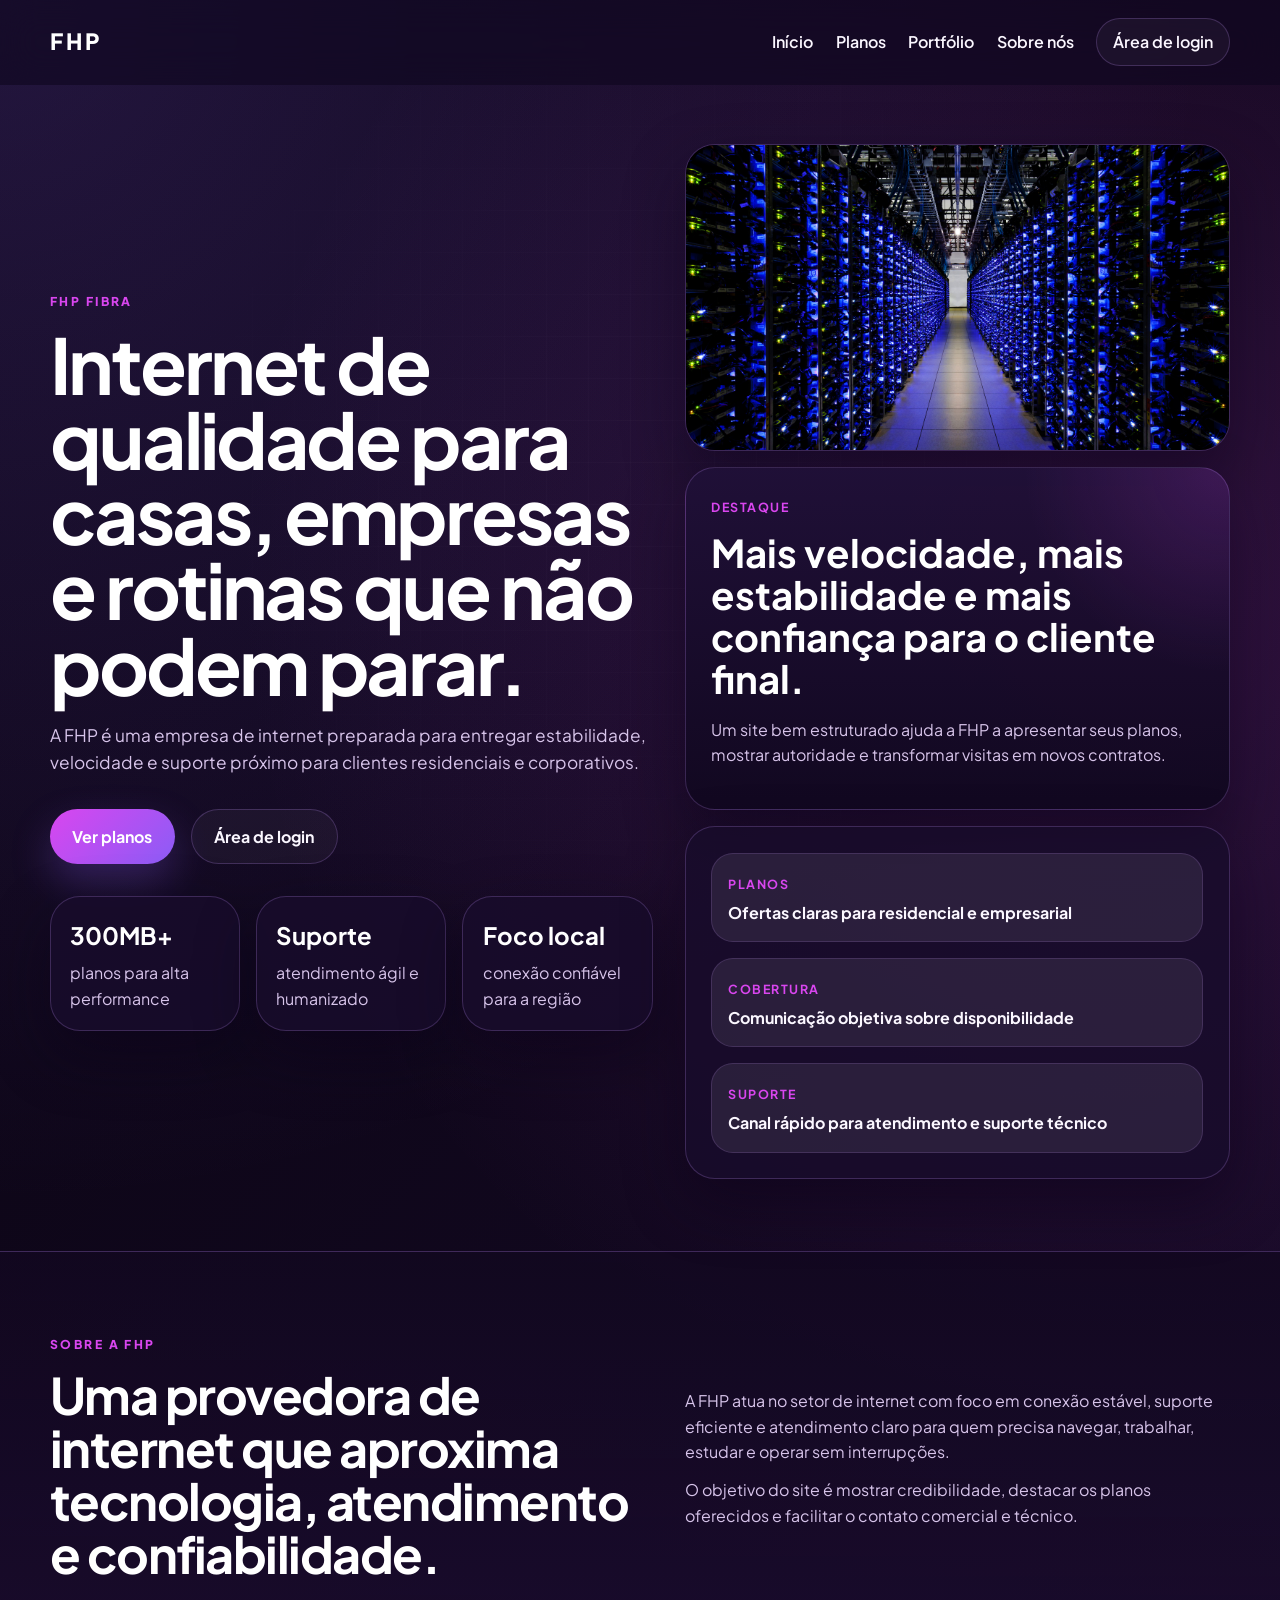
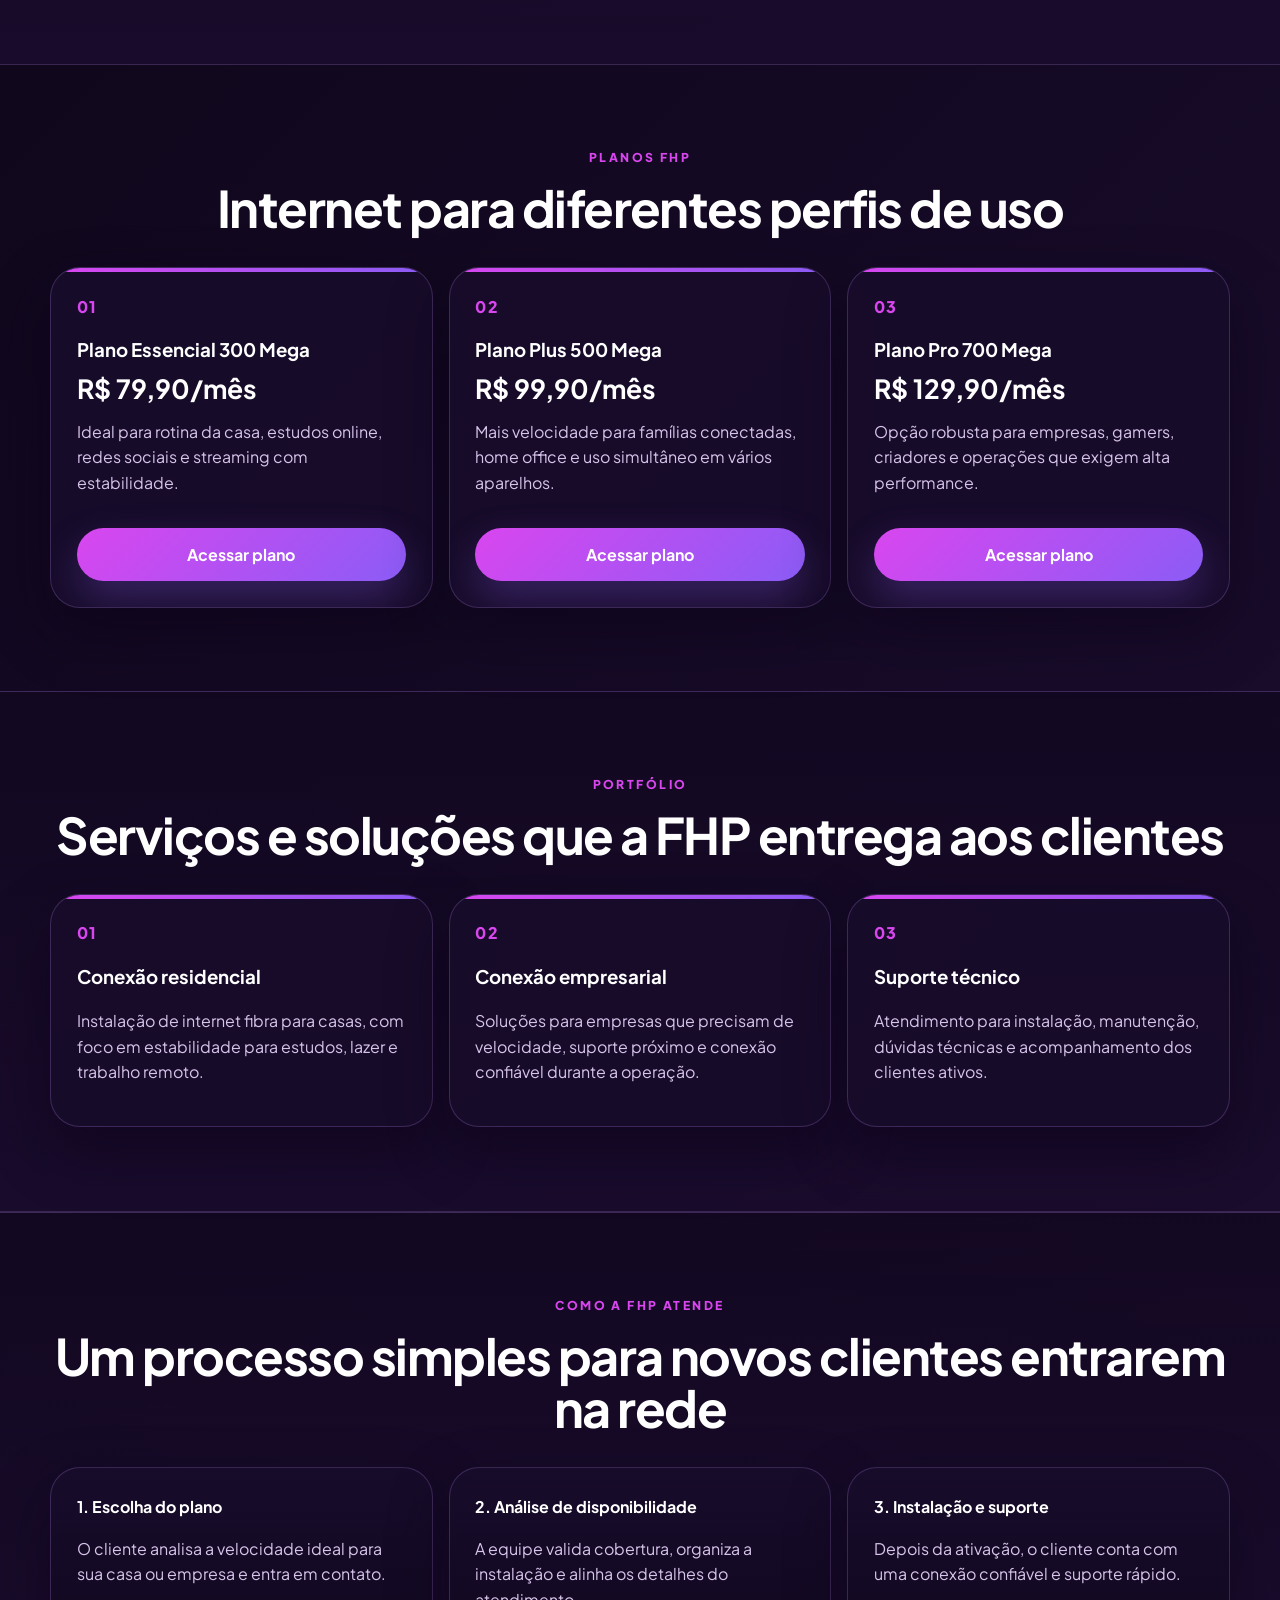
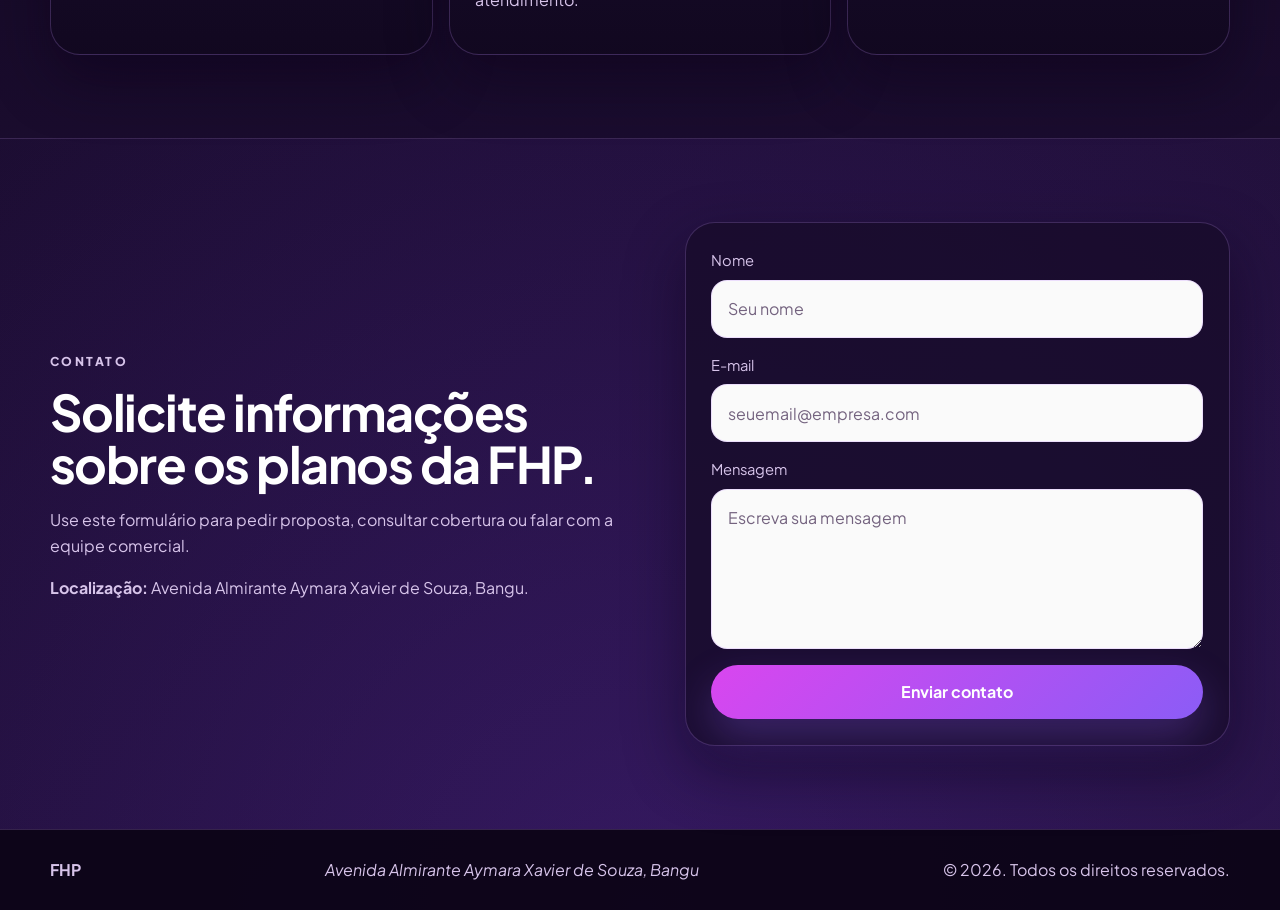
<file: index.html>
<!DOCTYPE html>
<html lang="pt-BR">
<head>
    <meta charset="utf-8">
    <meta http-equiv="X-UA-Compatible" content="IE=edge">
    <meta name="viewport" content="width=device-width, initial-scale=1">
    <title>FHP Fibra | Conexão com velocidade e suporte</title>
    <meta name="description" content="Site institucional da FHP Fibra com apresentação da empresa, planos de internet e canal de contato para novos clientes.">
    <link rel="stylesheet" href="style.css">
</head>
<body>
    <header class="site-header" id="siteHeader">
        <div class="container header-content">
            <a class="brand" href="#inicio">FHP</a>
            <nav class="main-nav" aria-label="Navegação principal">
                <a href="#inicio">Início</a>
                <a href="#planos">Planos</a>
                <a href="#portfolio">Portfólio</a>
                <a href="#sobre">Sobre nós</a>
                <a class="nav-login" href="area-login.html">Área de login</a>
            </nav>
        </div>
    </header>

    <main>
        <section class="hero" id="inicio">
            <div class="container hero-grid">
                <div class="hero-copy">
                    <p class="eyebrow">FHP Fibra</p>
                    <h1>Internet de qualidade para casas, empresas e rotinas que não podem parar.</h1>
                    <p class="hero-text">
                        A FHP é uma empresa de internet preparada para entregar estabilidade, velocidade
                        e suporte próximo para clientes residenciais e corporativos.
                    </p>
                    <div class="hero-actions">
                        <a class="button-primary" href="#planos">Ver planos</a>
                        <a class="button-secondary" href="area-login.html">Área de login</a>
                    </div>
                    <div class="hero-metrics">
                        <div>
                            <strong>300MB+</strong>
                            <span>planos para alta performance</span>
                        </div>
                        <div>
                            <strong>Suporte</strong>
                            <span>atendimento ágil e humanizado</span>
                        </div>
                        <div>
                            <strong>Foco local</strong>
                            <span>conexão confiável para a região</span>
                        </div>
                    </div>
                </div>

                <div class="hero-panel">
                    <img
                        class="data-center-photo"
                        src="./images/data-center-servers.jpg"
                        alt="Corredor de servidores em data center com luzes azuis"
                    >
                    <div class="panel-card panel-highlight">
                        <span class="panel-label">Destaque</span>
                        <h2>Mais velocidade, mais estabilidade e mais confiança para o cliente final.</h2>
                        <p>
                            Um site bem estruturado ajuda a FHP a apresentar seus planos, mostrar autoridade e transformar visitas em novos contratos.
                        </p>
                    </div>
                    <div class="panel-card panel-stack">
                        <div>
                            <span class="mini-label">Planos</span>
                            <strong>Ofertas claras para residencial e empresarial</strong>
                        </div>
                        <div>
                            <span class="mini-label">Cobertura</span>
                            <strong>Comunicação objetiva sobre disponibilidade</strong>
                        </div>
                        <div>
                            <span class="mini-label">Suporte</span>
                            <strong>Canal rápido para atendimento e suporte técnico</strong>
                        </div>
                    </div>
                </div>
            </div>
        </section>

        <section class="section section-dark" id="sobre">
            <div class="container section-grid">
                <div>
                    <p class="eyebrow">Sobre a FHP</p>
                    <h2 class="section-title">Uma provedora de internet que aproxima tecnologia, atendimento e confiabilidade.</h2>
                </div>
                <div class="about-copy">
                    <p>
                        A FHP atua no setor de internet com foco em conexão estável, suporte eficiente
                        e atendimento claro para quem precisa navegar, trabalhar, estudar e operar sem interrupções.
                    </p>
                    <p>
                        O objetivo do site é mostrar credibilidade, destacar os planos oferecidos e facilitar o contato comercial e técnico.
                    </p>
                </div>
            </div>
        </section>

        <section class="section" id="planos">
            <div class="container">
                <p class="eyebrow center">Planos FHP</p>
                <h2 class="section-title center">Internet para diferentes perfis de uso</h2>
                <div class="services-grid">
                    <article class="service-card">
                        <span class="service-number">01</span>
                        <h3>Plano Essencial 300 Mega</h3>
                        <strong class="plan-price">R$ 79,90/mês</strong>
                        <p>Ideal para rotina da casa, estudos online, redes sociais e streaming com estabilidade.</p>
                        <a class="button-primary plan-button" href="https://wa.me/5521985356957?text=Tenho%20interesse%20no%20Plano%20Essencial%20300%20Mega" target="_blank" rel="noopener noreferrer">Acessar plano</a>
                    </article>
                    <article class="service-card">
                        <span class="service-number">02</span>
                        <h3>Plano Plus 500 Mega</h3>
                        <strong class="plan-price">R$ 99,90/mês</strong>
                        <p>Mais velocidade para famílias conectadas, home office e uso simultâneo em vários aparelhos.</p>
                        <a class="button-primary plan-button" href="https://wa.me/5521985356957?text=Tenho%20interesse%20no%20Plano%20Plus%20500%20Mega" target="_blank" rel="noopener noreferrer">Acessar plano</a>
                    </article>
                    <article class="service-card">
                        <span class="service-number">03</span>
                        <h3>Plano Pro 700 Mega</h3>
                        <strong class="plan-price">R$ 129,90/mês</strong>
                        <p>Opção robusta para empresas, gamers, criadores e operações que exigem alta performance.</p>
                        <a class="button-primary plan-button" href="https://wa.me/5521985356957?text=Tenho%20interesse%20no%20Plano%20Pro%20700%20Mega" target="_blank" rel="noopener noreferrer">Acessar plano</a>
                    </article>
                </div>
            </div>
        </section>

        <section class="section section-dark" id="portfolio">
            <div class="container">
                <p class="eyebrow center">Portfólio</p>
                <h2 class="section-title center">Serviços e soluções que a FHP entrega aos clientes</h2>
                <div class="services-grid">
                    <article class="service-card">
                        <span class="service-number">01</span>
                        <h3>Conexão residencial</h3>
                        <p>Instalação de internet fibra para casas, com foco em estabilidade para estudos, lazer e trabalho remoto.</p>
                    </article>
                    <article class="service-card">
                        <span class="service-number">02</span>
                        <h3>Conexão empresarial</h3>
                        <p>Soluções para empresas que precisam de velocidade, suporte próximo e conexão confiável durante a operação.</p>
                    </article>
                    <article class="service-card">
                        <span class="service-number">03</span>
                        <h3>Suporte técnico</h3>
                        <p>Atendimento para instalação, manutenção, dúvidas técnicas e acompanhamento dos clientes ativos.</p>
                    </article>
                </div>
            </div>
        </section>

        <section class="section section-dark" id="processo">
            <div class="container">
                <p class="eyebrow center">Como a FHP atende</p>
                <h2 class="section-title center">Um processo simples para novos clientes entrarem na rede</h2>
                <div class="steps-grid">
                    <article class="step-card">
                        <strong>1. Escolha do plano</strong>
                        <p>O cliente analisa a velocidade ideal para sua casa ou empresa e entra em contato.</p>
                    </article>
                    <article class="step-card">
                        <strong>2. Análise de disponibilidade</strong>
                        <p>A equipe valida cobertura, organiza a instalação e alinha os detalhes do atendimento.</p>
                    </article>
                    <article class="step-card">
                        <strong>3. Instalação e suporte</strong>
                        <p>Depois da ativação, o cliente conta com uma conexão confiável e suporte rápido.</p>
                    </article>
                </div>
            </div>
        </section>

        <section class="section" id="contato">
            <div class="container contact-wrap">
                <div class="contact-copy">
                    <p class="eyebrow">Contato</p>
                    <h2 class="section-title">Solicite informações sobre os planos da FHP.</h2>
                    <p>
                        Use este formulário para pedir proposta, consultar cobertura ou falar com a equipe comercial.
                    </p>
                    <p class="location-line">
                        <strong>Localização:</strong> Avenida Almirante Aymara Xavier de Souza, Bangu.
                    </p>
                </div>

                <form class="contact-card">
                    <label>
                        <span>Nome</span>
                        <input type="text" name="nome" placeholder="Seu nome" required>
                    </label>
                    <label>
                        <span>E-mail</span>
                        <input type="email" name="email" placeholder="seuemail@empresa.com" required>
                    </label>
                    <label>
                        <span>Mensagem</span>
                        <textarea name="mensagem" rows="5" placeholder="Escreva sua mensagem" required></textarea>
                    </label>
                    <button type="submit" class="button-primary">Enviar contato</button>
                </form>
            </div>
        </section>
    </main>

    <footer class="site-footer">
        <div class="container footer-content">
            <strong>FHP</strong>
            <address class="footer-address">Avenida Almirante Aymara Xavier de Souza, Bangu</address>
            <span>&copy; 2026. Todos os direitos reservados.</span>
        </div>
    </footer>

    <script>
        const header = document.getElementById("siteHeader");

        function updateHeaderState() {
            header.classList.toggle("is-scrolled", window.scrollY > 16);
        }

        updateHeaderState();
        window.addEventListener("scroll", updateHeaderState, { passive: true });
    </script>
</body>
</html>
</file>
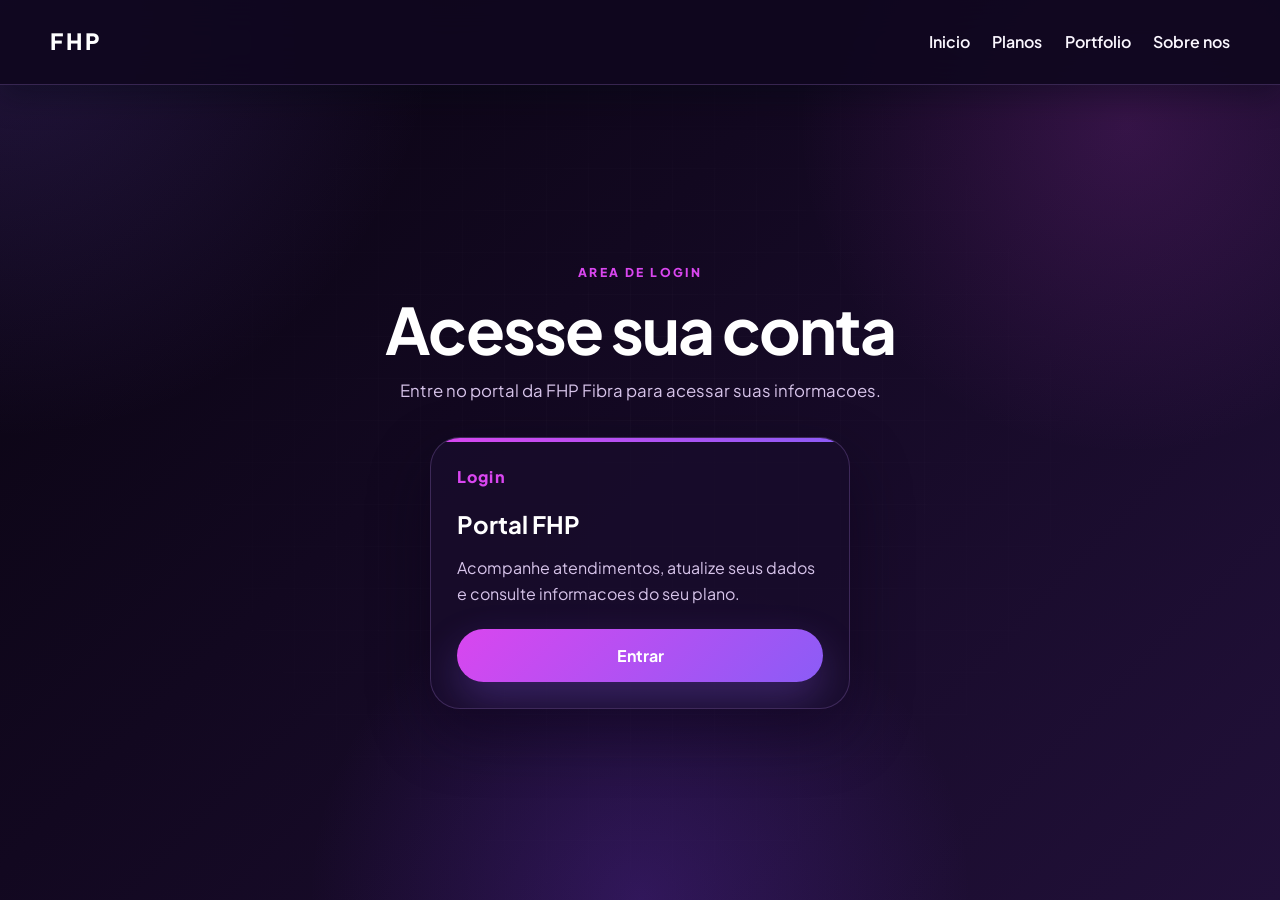
<file: area-login.html>
<!DOCTYPE html>
<html lang="pt-BR">
<head>
    <meta charset="utf-8">
    <meta http-equiv="X-UA-Compatible" content="IE=edge">
    <meta name="viewport" content="width=device-width, initial-scale=1">
    <title>Area de Login | FHP Fibra</title>
    <link rel="stylesheet" href="style.css">
</head>
<body>
    <header class="site-header is-scrolled">
        <div class="container header-content">
            <a class="brand" href="index.html">FHP</a>
            <nav class="main-nav" aria-label="Navegacao principal">
                <a href="index.html#inicio">Inicio</a>
                <a href="index.html#planos">Planos</a>
                <a href="index.html#portfolio">Portfolio</a>
                <a href="index.html#sobre">Sobre nos</a>
            </nav>
        </div>
    </header>

    <main>
        <section class="hero login-page-hero">
            <div class="container">
                <p class="eyebrow center">Area de login</p>
                <h1 class="login-page-title">Acesse sua conta</h1>
                <p class="login-page-text">
                    Entre no portal da FHP Fibra para acessar suas informacoes.
                </p>

                <div class="login-grid">
                    <article class="login-card">
                        <span class="service-number">Login</span>
                        <h2>Portal FHP</h2>
                        <p>Acompanhe atendimentos, atualize seus dados e consulte informacoes do seu plano.</p>
                        <a class="button-primary" href="sistema-desktop.html">Entrar</a>
                    </article>
                </div>
            </div>
        </section>
    </main>
</body>
</html>
</file>
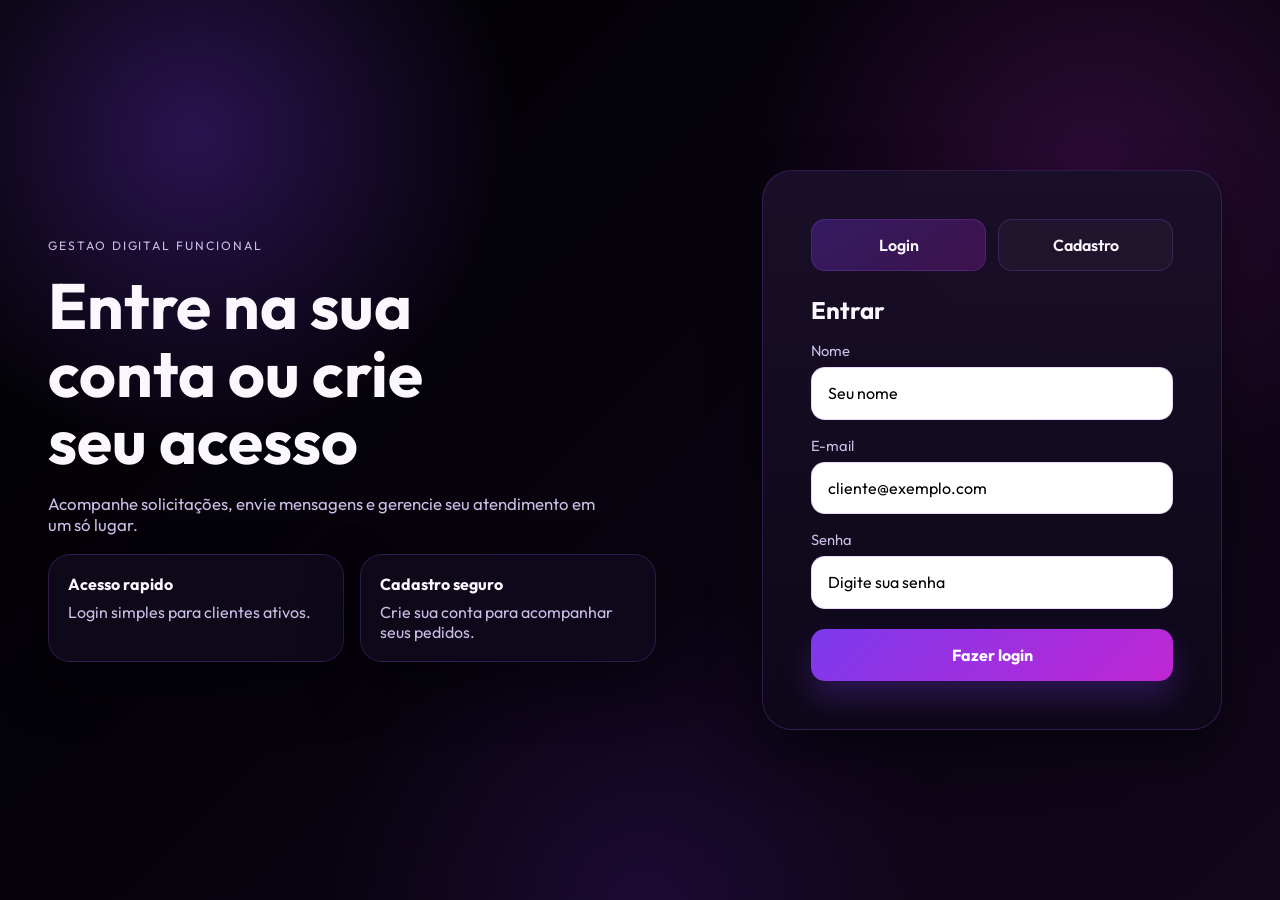
<file: sistema-desktop.html>
<!DOCTYPE html>
<html lang="pt-BR">
<head>
    <meta charset="utf-8">
    <meta http-equiv="X-UA-Compatible" content="IE=edge">
    <meta name="viewport" content="width=device-width, initial-scale=1">
    <title>Login do Cliente | Gestão Digital Funcional</title>
    <link rel="stylesheet" href="css/sistema-desktop.css">
</head>
<body>
    <main class="auth-shell">
        <section class="auth-hero">
            <p class="eyebrow">Gestao Digital Funcional</p>
            <h1>Entre na sua conta ou crie seu acesso</h1>
            <p class="auth-copy">
                Acompanhe solicitações, envie mensagens e gerencie seu atendimento em um só lugar.
            </p>

            <div class="auth-highlights">
                <div class="highlight-card">
                    <strong>Acesso rapido</strong>
                    <span>Login simples para clientes ativos.</span>
                </div>
                <div class="highlight-card">
                    <strong>Cadastro seguro</strong>
                    <span>Crie sua conta para acompanhar seus pedidos.</span>
                </div>
            </div>
        </section>

        <section class="auth-panel">
            <div class="tabs" aria-label="Opcoes de acesso">
                <button class="tab-button is-active" type="button" data-tab-target="login-form">Login</button>
                <button class="tab-button" type="button" data-tab-target="cadastro-form">Cadastro</button>
            </div>

            <form id="login-form" class="auth-form is-active">
                <h2>Entrar</h2>
                <label>
                    <span>Nome</span>
                    <input type="text" name="nome" placeholder="Seu nome" required>
                </label>
                <label>
                    <span>E-mail</span>
                    <input type="email" name="email" placeholder="cliente@exemplo.com" required>
                </label>
                <label>
                    <span>Senha</span>
                    <input type="password" name="senha" placeholder="Digite sua senha" required>
                </label>
                <button class="button-primary" type="submit">Fazer login</button>
            </form>

            <form id="cadastro-form" class="auth-form">
                <h2>Criar conta</h2>
                <label>
                    <span>Nome completo</span>
                    <input type="text" name="nome" placeholder="Seu nome" required>
                </label>
                <label>
                    <span>E-mail</span>
                    <input type="email" name="email" placeholder="cliente@exemplo.com" required>
                </label>
                <label>
                    <span>Senha</span>
                    <input type="password" name="senha" placeholder="Crie uma senha" required>
                </label>
                <button class="button-primary" type="submit">Cadastrar</button>
            </form>
        </section>
    </main>

    <script>
        const tabButtons = document.querySelectorAll(".tab-button");
        const forms = document.querySelectorAll(".auth-form");
        const loginForm = document.getElementById("login-form");
        const cadastroForm = document.getElementById("cadastro-form");

        tabButtons.forEach((button) => {
            button.addEventListener("click", () => {
                const targetId = button.dataset.tabTarget;

                tabButtons.forEach((item) => item.classList.remove("is-active"));
                forms.forEach((form) => form.classList.remove("is-active"));

                button.classList.add("is-active");
                document.getElementById(targetId).classList.add("is-active");
            });
        });

        loginForm.addEventListener("submit", (event) => {
            event.preventDefault();
            const formData = new FormData(loginForm);
            const clientData = {
                nome: String(formData.get("nome") || "").trim(),
                email: String(formData.get("email") || "").trim()
            };

            localStorage.setItem("clienteDados", JSON.stringify(clientData));
            window.location.href = "index.html";
        });

        cadastroForm.addEventListener("submit", (event) => {
            event.preventDefault();
            const formData = new FormData(cadastroForm);
            const clientData = {
                nome: String(formData.get("nome") || "").trim(),
                email: String(formData.get("email") || "").trim()
            };

            localStorage.setItem("clienteDados", JSON.stringify(clientData));
            window.location.href = "index.html";
        });
    </script>
</body>
</html>
</file>
<file: style.css>
@import url("https://fonts.googleapis.com/css2?family=Plus+Jakarta+Sans:wght@400;500;600;700;800&display=swap");

:root {
    --bg: #10071f;
    --surface: rgba(24, 12, 43, 0.84);
    --surface-light: rgba(255, 255, 255, 0.08);
    --card-border: rgba(196, 147, 255, 0.22);
    --text: #fbf7ff;
    --text-muted: #d7c4ea;
    --title: #ffffff;
    --primary: #8b5cf6;
    --accent: #d946ef;
    --shadow: 0 24px 60px rgba(10, 3, 22, 0.48);
    --radius-lg: 30px;
    --radius-md: 22px;
    --radius-sm: 16px;
    --max-width: 1180px;
}

* {
    box-sizing: border-box;
}

html {
    scroll-behavior: smooth;
}

body {
    margin: 0;
    font-family: "Plus Jakarta Sans", sans-serif;
    color: var(--text);
    background:
        radial-gradient(circle at top left, rgba(139, 92, 246, 0.2), transparent 28%),
        radial-gradient(circle at 88% 14%, rgba(217, 70, 239, 0.16), transparent 24%),
        radial-gradient(circle at 50% 100%, rgba(124, 58, 237, 0.24), transparent 30%),
        linear-gradient(135deg, #090410 0%, #120820 40%, #211039 100%);
    line-height: 1.6;
    overflow-x: hidden;
}

body::before {
    content: "";
    position: fixed;
    inset: 0;
    z-index: -1;
    background-image:
        linear-gradient(rgba(255, 255, 255, 0.025) 1px, transparent 1px),
        linear-gradient(90deg, rgba(255, 255, 255, 0.025) 1px, transparent 1px);
    background-size: 42px 42px;
    mask-image: radial-gradient(circle at center, rgba(0, 0, 0, 0.8), transparent 78%);
    pointer-events: none;
}

a,
button,
input,
textarea {
    font: inherit;
}

img {
    display: block;
    max-width: 100%;
}

.container {
    width: min(100% - 3rem, var(--max-width));
    margin-inline: auto;
}

.site-header {
    position: fixed;
    inset: 0 0 auto;
    z-index: 1000;
    background: rgba(16, 7, 31, 0.62);
    border-bottom: 1px solid transparent;
    backdrop-filter: blur(18px);
    transition: background-color 0.25s ease, border-color 0.25s ease, box-shadow 0.25s ease;
}

.site-header.is-scrolled {
    background: rgba(16, 7, 31, 0.92);
    border-color: var(--card-border);
    box-shadow: 0 12px 30px rgba(2, 9, 17, 0.35);
}

.header-content {
    min-height: 84px;
    display: flex;
    align-items: center;
    justify-content: space-between;
    gap: 1rem;
}

.brand {
    color: var(--title);
    text-decoration: none;
    font-size: 1.4rem;
    font-weight: 800;
    letter-spacing: 0.14em;
}

.main-nav {
    display: flex;
    align-items: center;
    gap: 1.4rem;
}

.main-nav a {
    color: var(--text);
    text-decoration: none;
    font-weight: 600;
    transition: color 0.2s ease;
}

.main-nav a:hover,
.main-nav a:focus-visible {
    color: var(--accent);
}

.main-nav .nav-login {
    padding: 0.65rem 1rem;
    border: 1px solid var(--card-border);
    border-radius: 999px;
    background: rgba(255, 255, 255, 0.04);
}

.hero {
    padding: 9rem 0 4.5rem;
}

.hero-grid,
.section-grid,
.contact-wrap {
    display: grid;
    grid-template-columns: minmax(0, 1.05fr) minmax(320px, 0.95fr);
    gap: 2rem;
    align-items: center;
}

.eyebrow {
    margin: 0 0 0.9rem;
    color: var(--accent);
    text-transform: uppercase;
    letter-spacing: 0.2em;
    font-size: 0.76rem;
    font-weight: 800;
}

.eyebrow.center,
.section-title.center {
    text-align: center;
}

.hero-copy h1,
.section-title {
    margin: 0;
}

.hero-copy h1 {
    max-width: 11ch;
    color: var(--title);
    font-size: clamp(2.8rem, 6vw, 5.3rem);
    line-height: 0.98;
    letter-spacing: -0.04em;
}

.hero-text,
.about-copy p,
.contact-copy p,
.service-card p,
.step-card p,
.panel-card p {
    color: var(--text-muted);
}

.hero-text {
    max-width: 58ch;
    font-size: 1.08rem;
    margin: 1.25rem 0 0;
}

.hero-actions {
    display: flex;
    flex-wrap: wrap;
    gap: 1rem;
    margin-top: 2rem;
}

.button-primary,
.button-secondary {
    display: inline-flex;
    align-items: center;
    justify-content: center;
    min-height: 3.35rem;
    padding: 0.85rem 1.4rem;
    border-radius: 999px;
    border: 0;
    text-decoration: none;
    font-weight: 700;
    cursor: pointer;
    transition: transform 0.2s ease;
}

.button-primary {
    color: #ffffff;
    background: linear-gradient(135deg, var(--accent), var(--primary));
    box-shadow: 0 18px 40px rgba(139, 92, 246, 0.28);
}

.button-secondary {
    color: var(--text);
    background: rgba(255, 255, 255, 0.04);
    border: 1px solid var(--card-border);
}

.button-primary:hover,
.button-primary:focus-visible,
.button-secondary:hover,
.button-secondary:focus-visible {
    transform: translateY(-2px);
}

.hero-metrics {
    display: grid;
    grid-template-columns: repeat(3, minmax(0, 1fr));
    gap: 1rem;
    margin-top: 2rem;
}

.hero-metrics div,
.panel-card,
.service-card,
.step-card,
.login-card,
.contact-card {
    background: var(--surface);
    border: 1px solid var(--card-border);
    border-radius: var(--radius-lg);
    box-shadow: var(--shadow);
}

.hero-metrics div,
.panel-card,
.service-card,
.step-card,
.login-card,
.contact-card {
    padding: 1.6rem;
}

.hero-metrics div {
    padding: 1.2rem;
}

.hero-metrics strong {
    display: block;
    color: var(--title);
    font-size: 1.5rem;
}

.hero-metrics span {
    display: block;
    margin-top: 0.35rem;
    color: var(--text-muted);
}

.hero-panel,
.panel-stack {
    display: grid;
    gap: 1rem;
}

.data-center-photo {
    width: 100%;
    aspect-ratio: 16 / 9;
    object-fit: cover;
    object-position: center;
    background: var(--surface);
    border: 1px solid var(--card-border);
    border-radius: var(--radius-lg);
    box-shadow: var(--shadow);
}

.panel-highlight {
    background:
        radial-gradient(circle at top right, rgba(217, 70, 239, 0.16), transparent 32%),
        linear-gradient(180deg, rgba(32, 16, 55, 0.98) 0%, rgba(18, 8, 32, 0.98) 100%);
}

.panel-label,
.mini-label {
    color: var(--accent);
    font-size: 0.78rem;
    font-weight: 700;
    text-transform: uppercase;
    letter-spacing: 0.12em;
}

.panel-highlight h2 {
    margin: 0.8rem 0;
    color: var(--title);
    font-size: clamp(1.8rem, 3vw, 2.5rem);
    line-height: 1.1;
}

.panel-stack div {
    padding: 1rem;
    border-radius: var(--radius-md);
    background: var(--surface-light);
    border: 1px solid rgba(196, 147, 255, 0.16);
}

.panel-stack strong {
    display: block;
    margin-top: 0.25rem;
}

.section {
    padding: 5.2rem 0;
}

.section-dark {
    background: linear-gradient(180deg, rgba(18, 8, 32, 0.84) 0%, rgba(26, 12, 45, 0.92) 100%);
    border-top: 1px solid var(--card-border);
    border-bottom: 1px solid var(--card-border);
}

.section-title {
    color: var(--title);
    font-size: clamp(2rem, 4vw, 3.15rem);
    line-height: 1.05;
    letter-spacing: -0.03em;
}

.about-copy {
    display: grid;
    gap: 0.75rem;
}

.about-copy p {
    margin: 0;
}

.services-grid,
.login-grid,
.steps-grid {
    display: grid;
    grid-template-columns: repeat(3, minmax(0, 1fr));
    gap: 1rem;
    margin-top: 2rem;
}

.service-card,
.step-card,
.login-card {
    position: relative;
    overflow: hidden;
}

.service-card::before,
.login-card::before {
    content: "";
    position: absolute;
    inset: 0 0 auto;
    height: 4px;
    background: linear-gradient(90deg, var(--accent), var(--primary));
}

.service-number {
    display: inline-flex;
    margin-bottom: 1rem;
    color: var(--accent);
    font-weight: 800;
    letter-spacing: 0.08em;
}

.service-card h3,
.login-card h2,
.login-card h3,
.step-card strong {
    display: block;
    margin: 0 0 0.7rem;
    color: var(--title);
}

.login-grid {
    grid-template-columns: minmax(0, 420px);
    justify-content: center;
}

.login-card p {
    margin: 0 0 1.4rem;
    color: var(--text-muted);
}

.login-card .button-primary,
.login-card .button-secondary {
    width: 100%;
}

.login-page-hero {
    min-height: 100vh;
    display: grid;
    align-items: center;
}

.login-page-title {
    margin: 0;
    color: var(--title);
    text-align: center;
    font-size: clamp(2.4rem, 5vw, 4.5rem);
    line-height: 1.02;
    letter-spacing: -0.03em;
}

.login-page-text {
    max-width: 560px;
    margin: 1rem auto 0;
    color: var(--text-muted);
    text-align: center;
    font-size: 1.05rem;
}

.plan-price {
    display: block;
    margin-bottom: 0.85rem;
    color: var(--title);
    font-size: 1.65rem;
    line-height: 1;
}

.plan-button {
    width: 100%;
    margin-top: 1rem;
}

.step-card {
    background: linear-gradient(180deg, rgba(24, 12, 43, 0.96) 0%, rgba(18, 8, 32, 0.97) 100%);
}

.contact-wrap {
    align-items: stretch;
}

.contact-copy {
    align-self: center;
}

.contact-card {
    display: grid;
    gap: 1rem;
}

.contact-card label {
    display: grid;
    gap: 0.45rem;
}

.contact-card span {
    color: var(--text-muted);
    font-size: 0.92rem;
}

.contact-card input,
.contact-card textarea {
    width: 100%;
    border: 1px solid rgba(196, 147, 255, 0.28);
    background: rgba(255, 255, 255, 0.98);
    color: #1f1233;
    border-radius: var(--radius-sm);
    padding: 0.95rem 1rem;
    resize: vertical;
}

.contact-card input::placeholder,
.contact-card textarea::placeholder {
    color: #74637f;
}

.contact-card input:focus,
.contact-card textarea:focus {
    outline: none;
    border-color: var(--primary);
    box-shadow: 0 0 0 4px rgba(139, 92, 246, 0.16);
}

.site-footer {
    border-top: 1px solid var(--card-border);
    background: rgba(12, 5, 23, 0.94);
}

.footer-content {
    min-height: 80px;
    display: flex;
    align-items: center;
    justify-content: space-between;
    gap: 1rem;
    color: var(--text-muted);
}

@media (max-width: 980px) {
    .hero-grid,
    .section-grid,
    .contact-wrap,
    .services-grid,
    .login-grid,
    .steps-grid {
        grid-template-columns: 1fr;
    }

    .hero-copy h1,
    .hero-text {
        max-width: none;
    }

    .hero-metrics {
        grid-template-columns: 1fr;
    }
}

@media (max-width: 760px) {
    .container {
        width: min(100% - 2rem, var(--max-width));
    }

    .header-content {
        min-height: 76px;
        flex-wrap: wrap;
        justify-content: center;
        padding: 0.7rem 0;
    }

    .main-nav {
        width: 100%;
        justify-content: center;
        flex-wrap: wrap;
        gap: 1rem;
    }

    .hero {
        padding-top: 10rem;
    }

    .hero-copy,
    .contact-copy,
    .footer-content {
        text-align: center;
    }

    .hero-actions,
    .footer-content {
        justify-content: center;
    }

    .footer-content {
        padding: 1rem 0;
        flex-direction: column;
    }
}
</file>
<file: css/sistema-desktop.css>
@import url("https://fonts.googleapis.com/css2?family=Outfit:wght@400;500;600;700;800&display=swap");

:root {
    --bg: #030104;
    --surface: rgba(16, 9, 28, 0.92);
    --surface-soft: rgba(28, 17, 44, 0.92);
    --line: rgba(168, 85, 247, 0.22);
    --text: #faf7ff;
    --text-muted: #cabee6;
    --primary: #7c3aed;
    --accent: #c026d3;
    --shadow: 0 24px 50px rgba(2, 1, 6, 0.5);
}

* {
    box-sizing: border-box;
}

body {
    margin: 0;
    min-height: 100vh;
    font-family: "Outfit", sans-serif;
    color: var(--text);
    background:
        radial-gradient(circle at 15% 15%, rgba(124, 58, 237, 0.32), transparent 24%),
        radial-gradient(circle at 85% 20%, rgba(192, 38, 211, 0.2), transparent 26%),
        radial-gradient(circle at 50% 100%, rgba(91, 33, 182, 0.2), transparent 28%),
        linear-gradient(135deg, #010101 0%, #05020a 38%, #12071b 100%);
}

.auth-shell {
    min-height: 100vh;
    display: grid;
    grid-template-columns: 1.1fr 0.9fr;
}

.auth-hero,
.auth-panel {
    padding: 3rem;
}

.auth-hero {
    display: grid;
    align-content: center;
    gap: 1.2rem;
}

.eyebrow {
    margin: 0;
    text-transform: uppercase;
    letter-spacing: 0.16em;
    font-size: 0.76rem;
    color: var(--text-muted);
}

.auth-hero h1,
.auth-form h2 {
    margin: 0;
}

.auth-hero h1 {
    font-size: clamp(2.3rem, 5vw, 4.4rem);
    line-height: 1.05;
    max-width: 10ch;
}

.auth-copy {
    margin: 0;
    max-width: 560px;
    color: var(--text-muted);
    font-size: 1.05rem;
}

.auth-highlights {
    display: grid;
    grid-template-columns: repeat(2, minmax(0, 1fr));
    gap: 1rem;
    max-width: 640px;
}

.highlight-card,
.auth-panel {
    background: var(--surface);
    border: 1px solid var(--line);
    box-shadow: var(--shadow);
}

.highlight-card {
    padding: 1.2rem;
    border-radius: 22px;
}

.highlight-card strong,
.highlight-card span {
    display: block;
}

.highlight-card span {
    margin-top: 0.45rem;
    color: var(--text-muted);
}

.auth-panel {
    align-self: center;
    width: min(100% - 2rem, 460px);
    margin-inline: auto;
    border-radius: 30px;
    background:
        linear-gradient(180deg, rgba(26, 15, 41, 0.96) 0%, rgba(13, 8, 24, 0.98) 100%);
}

.tabs {
    display: grid;
    grid-template-columns: 1fr 1fr;
    gap: 0.75rem;
    margin-bottom: 1.5rem;
}

.tab-button {
    border: 1px solid var(--line);
    background: rgba(255, 255, 255, 0.03);
    color: var(--text);
    border-radius: 14px;
    padding: 0.95rem 1rem;
    font: inherit;
    font-weight: 600;
    cursor: pointer;
}

.tab-button.is-active {
    background: linear-gradient(135deg, rgba(124, 58, 237, 0.3), rgba(192, 38, 211, 0.22));
}

.auth-form {
    display: none;
    gap: 1rem;
}

.auth-form.is-active {
    display: grid;
}

.auth-form label {
    display: grid;
    gap: 0.45rem;
}

.auth-form span {
    color: var(--text-muted);
    font-size: 0.92rem;
}

.auth-form input {
    width: 100%;
    border: 1px solid var(--line);
    background: #ffffff;
    color: #000000 !important;
    -webkit-text-fill-color: #000000;
    caret-color: #000000;
    border-radius: 14px;
    padding: 0.95rem 1rem;
    font: inherit;
}

.auth-form input::placeholder {
    color: #555555;
}

.auth-form input:focus,
.auth-form input:active,
.auth-form input:valid {
    color: #000000 !important;
    -webkit-text-fill-color: #000000;
}

.auth-form input:focus {
    outline: none;
    border-color: var(--primary);
    box-shadow: 0 0 0 3px rgba(124, 58, 237, 0.18);
}

.button-primary {
    margin-top: 0.3rem;
    border: 0;
    border-radius: 14px;
    padding: 1rem 1.2rem;
    font: inherit;
    font-weight: 700;
    color: #fff;
    cursor: pointer;
    background: linear-gradient(135deg, var(--primary), var(--accent));
    box-shadow: 0 16px 32px rgba(124, 58, 237, 0.28);
}

@media (max-width: 920px) {
    .auth-shell {
        grid-template-columns: 1fr;
    }

    .auth-hero,
    .auth-panel {
        padding: 1.5rem;
    }

    .auth-panel {
        width: min(100% - 2rem, 520px);
        margin-bottom: 2rem;
    }
}

@media (max-width: 640px) {
    .auth-highlights {
        grid-template-columns: 1fr;
    }

    .tabs {
        grid-template-columns: 1fr;
    }
}
</file>
